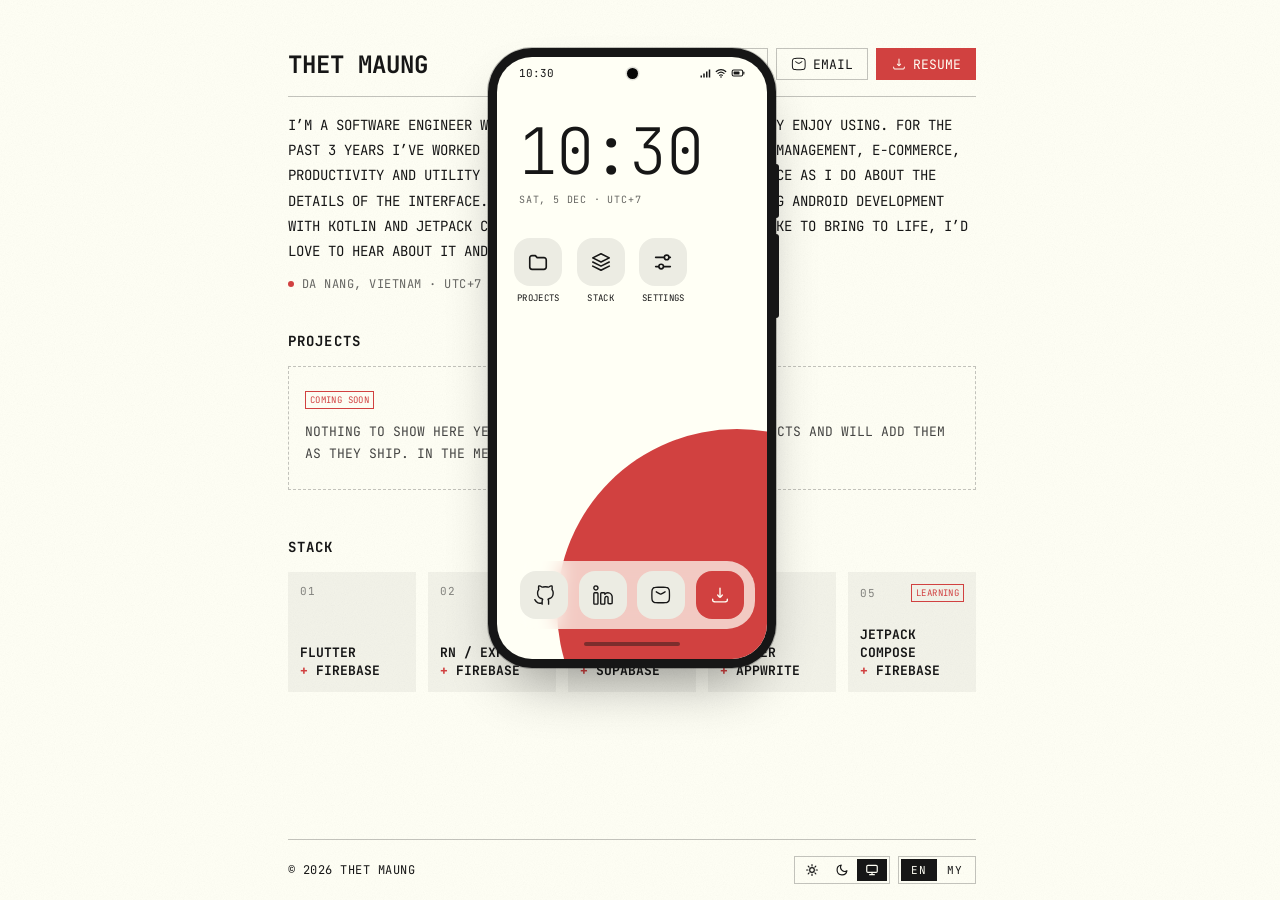
<file: index.html>
<!DOCTYPE html>
<html lang="en">
<head>
    <!-- Meta Data -->
    <meta charset="UTF-8">
    <meta name="viewport" content="width=device-width, initial-scale=1.0, viewport-fit=cover">
    <title>Thet Maung</title>
    <meta name="description" content="Software engineer building mobile apps with Flutter and React Native, now learning Kotlin and Jetpack Compose. Da Nang, Vietnam · UTC+7 · open to freelance.">
    <link rel="canonical" href="https://thetmaung.fyi/">
    <meta name="theme-color" content="#fffff5" media="(prefers-color-scheme: light)" data-scheme="light">
    <meta name="theme-color" content="#161616" media="(prefers-color-scheme: dark)" data-scheme="dark">

    <!-- Sharing -->
    <meta property="og:type" content="website">
    <meta property="og:site_name" content="Thet Maung">
    <meta property="og:title" content="Thet Maung">
    <meta property="og:description" content="Software engineer building mobile apps with Flutter and React Native, now learning Kotlin and Jetpack Compose. Da Nang, Vietnam · UTC+7 · open to freelance.">
    <meta property="og:url" content="https://thetmaung.fyi/">
    <meta property="og:locale" content="en_US">
    <meta property="og:locale:alternate" content="my_MM">
    <meta property="og:image" content="https://thetmaung.fyi/assets/og-image.png">
    <meta property="og:image:type" content="image/png">
    <meta property="og:image:width" content="1200">
    <meta property="og:image:height" content="630">
    <meta property="og:image:alt" content="THET MAUNG — Da Nang, Vietnam · UTC+7 · open to freelance. Stack: Flutter, React Native / Expo, Jetpack Compose.">
    <meta name="twitter:card" content="summary_large_image">
    <meta name="twitter:title" content="Thet Maung">
    <meta name="twitter:description" content="Software engineer building mobile apps with Flutter and React Native, now learning Kotlin and Jetpack Compose. Da Nang, Vietnam · UTC+7 · open to freelance.">
    <meta name="twitter:image" content="https://thetmaung.fyi/assets/og-image.png">
    <meta name="twitter:image:alt" content="THET MAUNG — Da Nang, Vietnam · UTC+7 · open to freelance. Stack: Flutter, React Native / Expo, Jetpack Compose.">

    <!-- JavaScript flag, theme and language before first paint.
         .has-js: turns on parts that only work with scripts.js (the phone), without a layout shift.
         Theme: a saved light or dark choice pins it (data-theme); no attribute follows the system.
         Language: same rules as detect() in scripts.js, which stays the source of translations.
         Until it fills in a non-English language, .i18n-pending hides the English text.
         Editing this script changes its hash: update the sha256 in _headers (Content-Security-Policy). -->
    <script>
        (() => {
            const root = document.documentElement;
            root.classList.add('has-js');
            let lang = null;
            let theme = null;
            try {
                lang = localStorage.getItem('lang');
                theme = localStorage.getItem('theme');
            } catch {}
            if (theme === 'light' || theme === 'dark') root.dataset.theme = theme;
            if (lang !== 'en' && lang !== 'my') {
                lang = (navigator.languages || [navigator.language])
                    .map((l) => l.slice(0, 2).toLowerCase())
                    .find((l) => l === 'en' || l === 'my') || 'en';
            }
            root.lang = lang;
            if (lang !== 'en') {
                root.classList.add('i18n-pending');
                // Never leave the text hidden if scripts.js fails to load
                setTimeout(() => root.classList.remove('i18n-pending'), 3000);
            }
        })();
    </script>

    <!-- Favicon -->
    <link rel="icon" href="assets/ico/favicon-v2.ico" sizes="32x32">
    <link rel="icon" href="assets/svgs/favicon-v2.svg" type="image/svg+xml">

    <!-- Links -->
    <link rel="preload" href="assets/fonts/jetbrains/JetBrainsMono-VariableFont_wght.woff2" as="font" type="font/woff2" crossorigin>
    <link rel="stylesheet" href="public/css/styles.css">

    <!-- Scripts -->
    <script src="public/js/scripts.js" defer></script>
</head>
<body>
    <header class="site-header">
        <h1 class="site-title i18n" data-i18n="name">THET MAUNG</h1>
        <!-- Icons: Hugeicons stroke-rounded (MIT), inlined from the icon font glyphs.
             The path ids are reused by the phone dock (<use href="#icon-…">). -->
        <nav class="site-nav" aria-label="Links">
            <a class="nav-link" href="https://github.com/thetmaung-stack" target="_blank" rel="noopener">
                <svg viewBox="0 0 24 24" width="16" height="16" aria-hidden="true" focusable="false"><path id="icon-github" fill="currentColor" d="M9.67 2.35Q9.67 2.38 9.72 2.38L10.15 2.66L10.27 2.71L10.39 2.69L10.97 2.54Q12.19 2.26 13.5 2.26Q14.81 2.26 16.03 2.54L16.61 2.69L16.73 2.71L16.85 2.66L17.33 2.35Q18.7 1.49 19.78 1.3Q20.18 1.22 20.5 1.25L20.71 1.27L20.83 1.32Q21.17 1.42 21.31 1.75Q21.67 2.66 21.7 3.7Q21.74 4.66 21.5 5.64L21.46 5.83L21.58 6.02Q22.75 7.7 22.75 9.65Q22.75 11.38 22.34 12.66Q21.94 13.94 21.1 14.83Q20.4 15.6 19.37 16.15Q18.5 16.58 17.26 16.94Q17.76 17.81 17.76 18.77V22.01Q17.76 22.32 17.53 22.54Q17.3 22.75 16.99 22.75Q16.68 22.75 16.46 22.54Q16.25 22.32 16.25 22.01V18.77Q16.25 18.14 15.89 17.57Q15.67 17.23 15.68 16.81Q15.7 16.39 15.94 16.04Q16.18 15.7 16.63 15.58Q17.81 15.24 18.58 14.86Q19.44 14.42 19.99 13.82Q20.59 13.18 20.9 12.22Q21.24 11.16 21.24 9.67Q21.24 8.18 20.33 6.89L20.11 6.55Q19.99 6.34 19.94 6.12Q19.9 5.9 19.94 5.66L20.04 5.28Q20.38 3.96 20.06 2.78H20.04Q19.25 2.93 18.12 3.62V3.65Q17.71 3.89 17.54 3.98Q17.23 4.15 16.97 4.19Q16.7 4.22 16.34 4.15Q16.15 4.13 15.7 4.03L15.67 4.01Q14.62 3.74 13.5 3.74Q12.38 3.74 11.33 4.01Q10.85 4.13 10.66 4.15Q10.3 4.22 10.03 4.19Q9.77 4.15 9.46 3.98Q9.29 3.89 8.88 3.65V3.62Q7.75 2.93 6.96 2.78H6.94Q6.62 3.96 6.96 5.28L7.06 5.66Q7.1 5.9 7.06 6.12Q7.01 6.34 6.89 6.55L6.67 6.89Q5.76 8.18 5.76 9.67Q5.76 11.16 6.1 12.22Q6.41 13.18 7.01 13.82Q7.56 14.42 8.42 14.86Q9.19 15.24 10.37 15.58Q10.82 15.7 11.06 16.04Q11.3 16.39 11.32 16.81Q11.33 17.23 11.11 17.57Q10.75 18.14 10.75 18.77V22.01Q10.75 22.32 10.54 22.54Q10.32 22.75 10.01 22.75Q9.7 22.75 9.47 22.54Q9.24 22.32 9.24 22.01V21.55Q6.96 22.06 5.06 21.24Q2.71 20.23 1.32 17.33Q1.2 17.04 1.3 16.75Q1.39 16.46 1.67 16.33Q1.94 16.2 2.24 16.3Q2.54 16.39 2.69 16.68Q3.84 19.08 5.66 19.87Q7.22 20.54 9.24 20.02V18.77Q9.24 17.81 9.74 16.94Q8.5 16.58 7.63 16.15Q6.6 15.6 5.9 14.83Q5.06 13.94 4.66 12.66Q4.25 11.38 4.25 9.65Q4.25 7.7 5.42 6.02L5.54 5.83L5.5 5.64Q5.26 4.66 5.3 3.7Q5.33 2.66 5.69 1.75Q5.83 1.42 6.17 1.32L6.24 1.3L6.5 1.25Q6.82 1.22 7.22 1.3Q8.3 1.49 9.67 2.35Z"/></svg>
                <span>GITHUB</span>
            </a>
            <a class="nav-link" href="https://www.linkedin.com/in/thet-maung-444318335" target="_blank" rel="noopener">
                <svg viewBox="0 0 24 24" width="16" height="16" aria-hidden="true" focusable="false"><path id="icon-linkedin" fill="currentColor" d="M11.45 8.76Q12.91 8.76 13.13 8.76Q13.58 8.81 13.9 9Q14.28 9.22 14.52 9.62V9.65Q15.77 8.76 17.3 8.76Q18.65 8.76 19.91 9.46Q21.17 10.15 21.94 11.33Q22.75 12.58 22.75 13.99V19.54Q22.75 20.38 22.7 20.69Q22.61 21.36 22.24 21.74Q21.86 22.13 21.19 22.2Q20.88 22.25 20.04 22.25H19.46Q18.62 22.25 18.31 22.2Q17.64 22.13 17.26 21.74Q16.87 21.36 16.8 20.69Q16.75 20.38 16.75 19.54V15Q16.75 14.66 16.55 14.46Q16.34 14.26 16.08 14.26Q15.72 14.26 15.49 14.39Q15.26 14.52 15.1 14.76Q14.76 15.36 14.76 16.49V20.04Q14.76 20.88 14.71 21.19Q14.62 21.86 14.23 22.24Q13.85 22.61 13.2 22.7Q12.86 22.75 12.05 22.75H11.45Q10.63 22.75 10.3 22.7Q9.65 22.61 9.26 22.24Q8.88 21.86 8.78 21.19Q8.76 20.88 8.76 20.04V11.45Q8.76 10.63 8.78 10.3Q8.88 9.65 9.26 9.26Q9.65 8.88 10.3 8.78Q10.63 8.76 11.45 8.76ZM3.96 8.76H4.51H4.54Q5.38 8.76 5.69 8.78Q6.36 8.88 6.74 9.26Q7.13 9.65 7.2 10.3Q7.25 10.63 7.25 11.45V20.04Q7.25 20.88 7.2 21.19Q7.13 21.86 6.74 22.24Q6.36 22.61 5.69 22.7Q5.38 22.75 4.54 22.75H3.96Q3.12 22.75 2.81 22.7Q2.14 22.61 1.76 22.24Q1.39 21.86 1.3 21.19Q1.25 20.88 1.25 20.04V11.45Q1.25 10.63 1.3 10.3Q1.39 9.65 1.76 9.26Q2.14 8.88 2.81 8.78Q3.12 8.76 3.96 8.76ZM11.5 10.25Q10.73 10.25 10.51 10.27Q10.44 10.27 10.37 10.33Q10.3 10.39 10.27 10.51Q10.25 10.73 10.25 11.5V19.99Q10.25 20.76 10.27 21Q10.3 21.14 10.51 21.19Q10.73 21.24 11.5 21.24H12Q12.77 21.24 12.98 21.2Q13.2 21.17 13.22 21Q13.25 20.76 13.25 19.99V16.49Q13.25 14.93 13.82 13.99Q14.18 13.39 14.75 13.07Q15.31 12.74 16.08 12.74Q16.99 12.74 17.62 13.42Q18.24 14.09 18.24 15V19.49Q18.24 20.28 18.29 20.5Q18.29 20.66 18.46 20.71H18.5Q18.72 20.76 19.51 20.76H19.99Q20.78 20.76 21 20.7Q21.22 20.64 21.22 20.5Q21.24 20.28 21.24 19.51V13.99Q21.24 13.03 20.66 12.14Q20.11 11.28 19.2 10.76Q18.29 10.25 17.3 10.25Q16.49 10.25 15.79 10.62Q15.1 10.99 14.59 11.64Q14.45 11.83 14.22 11.89Q13.99 11.95 13.76 11.88Q13.54 11.81 13.39 11.62Q13.25 11.42 13.25 11.18Q13.25 10.66 13.25 10.51Q13.22 10.42 13.15 10.34Q13.08 10.27 12.98 10.27Q12.84 10.25 12.34 10.25ZM2.83 10.32 2.81 10.34Q2.78 10.39 2.78 10.51Q2.76 10.73 2.76 11.5V19.99Q2.76 20.76 2.78 21Q2.78 21.12 2.81 21.17L2.83 21.19Q2.88 21.22 3 21.22Q3.22 21.24 4.01 21.24H4.51Q5.28 21.24 5.5 21.22Q5.62 21.22 5.66 21.19L5.69 21.17Q5.71 21.12 5.71 21Q5.76 20.76 5.76 19.99V11.5Q5.76 10.73 5.71 10.51Q5.71 10.39 5.69 10.34L5.66 10.32Q5.62 10.3 5.5 10.27Q5.28 10.25 4.51 10.25H4.01Q3.24 10.25 3 10.27Q2.88 10.3 2.83 10.32ZM1.25 4.25Q1.25 3.43 1.66 2.75Q2.06 2.06 2.75 1.66Q3.43 1.25 4.25 1.25Q5.06 1.25 5.75 1.66Q6.43 2.06 6.84 2.75Q7.25 3.43 7.25 4.25Q7.25 5.06 6.84 5.75Q6.43 6.43 5.75 6.84Q5.06 7.25 4.25 7.25Q3.43 7.25 2.75 6.84Q2.06 6.43 1.66 5.75Q1.25 5.06 1.25 4.25ZM4.25 2.76Q3.62 2.76 3.19 3.19Q2.76 3.62 2.76 4.25Q2.76 4.87 3.19 5.32Q3.62 5.76 4.25 5.76Q4.87 5.76 5.32 5.32Q5.76 4.87 5.76 4.25Q5.76 3.62 5.32 3.19Q4.87 2.76 4.25 2.76Z"/></svg>
                <span>LINKEDIN</span>
            </a>
            <a class="nav-link" href="mailto:thetmaung.main@proton.me">
                <svg viewBox="0 0 24 24" width="16" height="16" aria-hidden="true" focusable="false"><path id="icon-email" fill="currentColor" d="M8.83 21.22Q8.83 21.22 8.83 21.22Q6.91 21.14 6.17 21.1Q4.94 20.98 4.2 20.69Q3.34 20.38 2.72 19.73Q2.11 19.08 1.8 18.22Q1.54 17.45 1.44 16.22Q1.37 15.43 1.34 13.49Q1.3 12 1.34 10.49Q1.37 8.54 1.44 7.78Q1.54 6.55 1.8 5.78Q2.11 4.9 2.72 4.26Q3.34 3.62 4.2 3.29Q4.94 3.02 6.14 2.9Q6.91 2.83 8.83 2.78Q11.64 2.71 14.45 2.78Q16.37 2.83 17.11 2.9Q18.34 3.02 19.08 3.29Q19.94 3.62 20.56 4.26Q21.17 4.9 21.48 5.78Q21.74 6.55 21.84 7.78Q21.91 8.57 21.94 10.51Q21.98 12 21.94 13.49Q21.91 15.43 21.84 16.2Q21.74 17.45 21.48 18.22Q21.17 19.08 20.56 19.73Q19.94 20.38 19.08 20.69Q18.34 20.98 17.11 21.1Q16.37 21.14 14.45 21.22Q13.01 21.24 11.64 21.24Q10.27 21.24 8.83 21.22ZM3.74 18.67Q4.18 19.13 4.82 19.34Q5.4 19.54 6.43 19.61Q7.1 19.66 8.88 19.7Q11.64 19.78 14.4 19.7Q16.18 19.66 16.85 19.61Q17.88 19.54 18.46 19.34Q19.1 19.13 19.54 18.68Q19.97 18.24 20.16 17.57Q20.35 16.97 20.42 15.91Q20.47 15.24 20.5 13.46Q20.54 12 20.5 10.54Q20.47 8.74 20.42 8.06Q20.35 7.03 20.16 6.43Q19.97 5.76 19.54 5.32Q19.1 4.87 18.46 4.66Q17.88 4.46 16.82 4.39Q16.18 4.32 14.4 4.3Q11.64 4.2 8.88 4.3Q7.1 4.32 6.43 4.39Q5.4 4.46 4.82 4.66Q4.18 4.87 3.74 5.32Q3.31 5.76 3.12 6.43Q2.93 7.03 2.86 8.06Q2.81 8.74 2.78 10.54Q2.74 12 2.78 13.46Q2.81 15.24 2.86 15.91Q2.93 16.97 3.12 17.57Q3.31 18.24 3.74 18.67ZM9.29 10.87 6.48 9.14Q6.22 8.98 6.14 8.68Q6.07 8.38 6.22 8.11Q6.36 7.85 6.66 7.76Q6.96 7.68 7.2 7.85L10.03 9.58Q10.78 10.03 11.18 10.18Q11.64 10.3 12.1 10.18Q12.5 10.03 13.25 9.58L16.08 7.85Q16.32 7.68 16.61 7.76Q16.9 7.85 17.05 8.11Q17.21 8.38 17.14 8.68Q17.06 8.98 16.8 9.14L13.99 10.87Q13.25 11.33 12.7 11.53Q12.14 11.74 11.64 11.74Q11.14 11.74 10.58 11.53Q10.03 11.33 9.29 10.87Z"/></svg>
                <span class="i18n" data-i18n="email">EMAIL</span>
            </a>
            <a class="nav-link nav-link--primary" href="assets/pdfs/ThetMaungResume.pdf" download>
                <svg viewBox="0 0 24 24" width="16" height="16" aria-hidden="true" focusable="false"><path id="icon-download" fill="currentColor" d="M4.75 16.49Q4.75 17.38 4.85 17.86Q4.94 18.24 5.1 18.41Q5.26 18.58 5.64 18.65Q6.12 18.74 7.01 18.74H16.99Q17.9 18.74 18.36 18.65Q18.74 18.58 18.9 18.41Q19.06 18.24 19.15 17.86Q19.25 17.4 19.25 16.49Q19.25 16.2 19.46 15.97Q19.68 15.74 19.99 15.74Q20.3 15.74 20.53 15.97Q20.76 16.2 20.76 16.49Q20.76 17.54 20.62 18.17Q20.42 18.98 19.96 19.46Q19.49 19.94 18.67 20.11Q18.05 20.26 16.99 20.26H7.01Q5.95 20.26 5.33 20.11Q4.51 19.94 4.04 19.46Q3.58 18.98 3.38 18.17Q3.24 17.54 3.24 16.51Q3.24 16.2 3.47 15.97Q3.7 15.74 4.01 15.74Q4.32 15.74 4.54 15.97Q4.75 16.2 4.75 16.49ZM12.74 4.49V12.96H12.77Q12.96 12.72 13.32 12.24L13.42 12.14Q13.8 11.64 13.97 11.47Q14.18 11.26 14.5 11.26Q14.81 11.26 15.02 11.47Q15.24 11.69 15.25 12Q15.26 12.31 15.05 12.53Q14.95 12.62 14.59 13.06L14.54 13.13Q14.14 13.66 13.9 13.92Q13.44 14.47 13.1 14.76Q12.86 14.95 12.65 15.07Q12.31 15.24 12 15.24Q11.69 15.24 11.35 15.07Q11.14 14.95 10.9 14.76Q10.56 14.47 10.1 13.92Q9.86 13.66 9.46 13.13L9.41 13.06Q9.07 12.62 8.95 12.53Q8.74 12.31 8.75 12Q8.76 11.69 8.98 11.47Q9.19 11.26 9.5 11.26Q9.82 11.26 10.03 11.47Q10.2 11.64 10.58 12.14L10.68 12.24Q11.04 12.72 11.26 12.96V4.49Q11.26 4.2 11.47 3.97Q11.69 3.74 12 3.74Q12.31 3.74 12.53 3.97Q12.74 4.2 12.74 4.49Z"/></svg>
                <span class="i18n" data-i18n="resume">RESUME</span>
            </a>
        </nav>
    </header>
    <div class="horizontal-divider"></div>
    <p class="about i18n" data-i18n="about">I’m a software engineer who builds mobile apps people actually enjoy using. For the past 3 years I’ve worked with Flutter and React Native on HR management, e-commerce, productivity and utility apps, caring as much about performance as I do about the details of the interface. Right now I’m going native, learning Android development with Kotlin and Jetpack Compose. If you have an idea you’d like to bring to life, I’d love to hear about it and help you build it.</p>
    <p class="status">
        <span class="status-dot" aria-hidden="true"></span>
        <span class="i18n" data-i18n="status">DA NANG, VIETNAM · UTC+7 · OPEN TO FREELANCE</span>
    </p>

    <section class="projects-section" aria-labelledby="projects-title">
        <div class="section-header">
            <h2 id="projects-title" class="section-title i18n" data-i18n="projects">PROJECTS</h2>
        </div>
        <div class="projects-empty">
            <span class="stack-tag i18n" data-i18n="comingSoon">COMING SOON</span>
            <p class="projects-empty-text i18n" data-i18n="projectsEmpty">Nothing to show here yet. I’m building a few personal projects and will add them as they ship. In the meantime, my code lives on GitHub.</p>
        </div>
    </section>

    <section class="stack-section" aria-labelledby="stack-title">
        <div class="section-header">
            <h2 id="stack-title" class="section-title i18n" data-i18n="stack">STACK</h2>
        </div>
        <ul class="stack-grid">
            <li class="stack-card">
                <div class="stack-top">
                    <span class="stack-index">01</span>
                </div>
                <p class="stack-name">
                    <span>FLUTTER</span>
                    <span><span class="stack-plus">+</span> FIREBASE</span>
                </p>
            </li>
            <li class="stack-card">
                <div class="stack-top">
                    <span class="stack-index">02</span>
                </div>
                <p class="stack-name">
                    <span>RN / EXPO</span>
                    <span><span class="stack-plus">+</span> FIREBASE</span>
                </p>
            </li>
            <li class="stack-card">
                <div class="stack-top">
                    <span class="stack-index">03</span>
                </div>
                <p class="stack-name">
                    <span>FLUTTER</span>
                    <span><span class="stack-plus">+</span> SUPABASE</span>
                </p>
            </li>
            <li class="stack-card">
                <div class="stack-top">
                    <span class="stack-index">04</span>
                </div>
                <p class="stack-name">
                    <span>FLUTTER</span>
                    <span><span class="stack-plus">+</span> APPWRITE</span>
                </p>
            </li>
            <li class="stack-card">
                <div class="stack-top">
                    <span class="stack-index">05</span>
                    <span class="stack-tag i18n" data-i18n="learning">LEARNING</span>
                </div>
                <p class="stack-name">
                    <span>JETPACK COMPOSE</span>
                    <span><span class="stack-plus">+</span> FIREBASE</span>
                </p>
            </li>
        </ul>
    </section>

    <footer class="site-footer">
        <p class="copyright">© <span data-year>2026</span> <span class="i18n" data-i18n="name">THET MAUNG</span></p>
        <div class="footer-controls">
            <!-- Icons: sun, moon and monitor, drawn to match the stroke-rounded set -->
            <div class="switch theme-switch" role="group" aria-label="Theme">
                <span class="switch-indicator" aria-hidden="true"></span>
                <button class="switch-option" type="button" data-theme-option="light" aria-label="Light" aria-pressed="false">
                    <svg viewBox="0 0 24 24" width="14" height="14" aria-hidden="true" focusable="false"><g fill="none" stroke="currentColor" stroke-width="2" stroke-linecap="round" stroke-linejoin="round"><circle cx="12" cy="12" r="4"/><path d="M12 2.75V5M12 19v2.25M2.75 12H5M19 12h2.25M5.46 5.46l1.59 1.59M16.95 16.95l1.59 1.59M5.46 18.54l1.59-1.59M16.95 7.05l1.59-1.59"/></g></svg>
                </button>
                <button class="switch-option" type="button" data-theme-option="dark" aria-label="Dark" aria-pressed="false">
                    <svg viewBox="0 0 24 24" width="14" height="14" aria-hidden="true" focusable="false"><path d="M20.5 13.2A8.5 8.5 0 1 1 10.8 3.5a7 7 0 0 0 9.7 9.7Z" fill="none" stroke="currentColor" stroke-width="2" stroke-linecap="round" stroke-linejoin="round"/></svg>
                </button>
                <button class="switch-option" type="button" data-theme-option="system" aria-label="System" aria-pressed="true">
                    <svg viewBox="0 0 24 24" width="14" height="14" aria-hidden="true" focusable="false"><g fill="none" stroke="currentColor" stroke-width="2" stroke-linecap="round" stroke-linejoin="round"><rect x="3" y="4" width="18" height="12" rx="2"/><path d="M8 20h8M12 16v4"/></g></svg>
                </button>
            </div>
            <div class="switch lang-switch" role="group" aria-label="Language">
                <span class="switch-indicator" aria-hidden="true"></span>
                <button class="switch-option" type="button" data-lang="en" aria-label="English" aria-pressed="true">EN</button>
                <button class="switch-option" type="button" data-lang="my" aria-label="မြန်မာ" aria-pressed="false">MY</button>
            </div>
        </div>
    </footer>

    <!-- Phone: an Android-style home screen beside the column, on wide and tall enough screens only.
         Needs JavaScript (.has-js, set by the inline <head> script). Icons other than the dock's:
         drawn to match the stroke-rounded set. -->
    <aside class="phone" aria-label="Phone">
        <div class="phone-frame">
            <button class="phone-power" type="button" aria-label="Power" aria-pressed="true"></button>
            <span class="phone-volume" aria-hidden="true"></span>

            <div class="phone-screen" data-cursor="touch">
                <div class="phone-statusbar" aria-hidden="true">
                    <span data-phone-time>00:00</span>
                    <span class="phone-camera"></span>
                    <span class="phone-indicators">
                        <svg viewBox="0 0 24 24" width="12" height="12" focusable="false"><path fill="currentColor" d="M3 17h3v4H3zM8.5 13h3v8h-3zM14 9h3v12h-3zM19.5 5h3v16h-3z"/></svg>
                        <svg viewBox="0 0 24 24" width="12" height="12" focusable="false"><g fill="none" stroke="currentColor" stroke-width="2.4" stroke-linecap="round"><path d="M2.5 9a14 14 0 0 1 19 0M6 12.8a9 9 0 0 1 12 0M9.5 16.5a4 4 0 0 1 5 0"/></g><circle cx="12" cy="20" r="1.6" fill="currentColor"/></svg>
                        <svg viewBox="0 0 24 24" width="14" height="14" focusable="false"><rect x="2" y="7" width="18" height="10" rx="2.5" fill="none" stroke="currentColor" stroke-width="1.8"/><rect x="4.5" y="9.5" width="10" height="5" rx="1" fill="currentColor"/><path d="M22 10.5v3" stroke="currentColor" stroke-width="1.8" stroke-linecap="round"/></svg>
                    </span>
                </div>

                <div class="phone-home">
                    <div class="phone-clock">
                        <p class="phone-clock-time" data-phone-time>00:00</p>
                        <p class="phone-clock-date" data-phone-date>UTC+7</p>
                    </div>

                    <ul class="phone-apps">
                        <li>
                            <button class="phone-app" type="button" data-phone-open="projects">
                                <span class="phone-icon"><svg viewBox="0 0 24 24" aria-hidden="true" focusable="false"><path d="M3 7.5A2.5 2.5 0 0 1 5.5 5h3.6l2 2.2h7.4A2.5 2.5 0 0 1 21 9.7v7.8a2.5 2.5 0 0 1-2.5 2.5h-13A2.5 2.5 0 0 1 3 17.5Z" fill="none" stroke="currentColor" stroke-width="1.8" stroke-linejoin="round"/></svg></span>
                                <span class="phone-label i18n" data-i18n="projects">PROJECTS</span>
                            </button>
                        </li>
                        <li>
                            <button class="phone-app" type="button" data-phone-open="stack">
                                <span class="phone-icon"><svg viewBox="0 0 24 24" aria-hidden="true" focusable="false"><g fill="none" stroke="currentColor" stroke-width="1.8" stroke-linecap="round" stroke-linejoin="round"><path d="M12 3 3 7.5l9 4.5 9-4.5Z"/><path d="m3 12 9 4.5 9-4.5M3 16.5 12 21l9-4.5"/></g></svg></span>
                                <span class="phone-label i18n" data-i18n="stack">STACK</span>
                            </button>
                        </li>
                        <li>
                            <button class="phone-app" type="button" data-phone-open="settings">
                                <span class="phone-icon"><svg viewBox="0 0 24 24" aria-hidden="true" focusable="false"><g fill="none" stroke="currentColor" stroke-width="1.8" stroke-linecap="round"><path d="M4 7h9M19 7h1M4 17h3M13 17h7"/><circle cx="16" cy="7" r="2.5"/><circle cx="10" cy="17" r="2.5"/></g></svg></span>
                                <span class="phone-label i18n" data-i18n="settings">SETTINGS</span>
                            </button>
                        </li>
                    </ul>

                    <ul class="phone-dock">
                        <li><a class="phone-app" href="https://github.com/thetmaung-stack" target="_blank" rel="noopener" aria-label="GitHub"><span class="phone-icon"><svg viewBox="0 0 24 24" aria-hidden="true" focusable="false"><use href="#icon-github"/></svg></span></a></li>
                        <li><a class="phone-app" href="https://www.linkedin.com/in/thet-maung-444318335" target="_blank" rel="noopener" aria-label="LinkedIn"><span class="phone-icon"><svg viewBox="0 0 24 24" aria-hidden="true" focusable="false"><use href="#icon-linkedin"/></svg></span></a></li>
                        <li><a class="phone-app" href="mailto:thetmaung.main@proton.me" aria-label="Email"><span class="phone-icon"><svg viewBox="0 0 24 24" aria-hidden="true" focusable="false"><use href="#icon-email"/></svg></span></a></li>
                        <li><a class="phone-app" href="assets/pdfs/ThetMaungResume.pdf" download aria-label="Resume"><span class="phone-icon phone-icon--accent"><svg viewBox="0 0 24 24" aria-hidden="true" focusable="false"><use href="#icon-download"/></svg></span></a></li>
                    </ul>
                </div>

                <div class="phone-view" data-phone-view="projects">
                    <div class="phone-appbar">
                        <button class="phone-back" type="button" data-phone-back aria-label="Back"><svg viewBox="0 0 24 24" aria-hidden="true" focusable="false"><path d="M19 12H5m6-6-6 6 6 6" fill="none" stroke="currentColor" stroke-width="1.8" stroke-linecap="round" stroke-linejoin="round"/></svg></button>
                        <p class="phone-title i18n" data-i18n="projects">PROJECTS</p>
                    </div>
                    <div class="phone-body">
                        <span class="stack-tag i18n" data-i18n="comingSoon">COMING SOON</span>
                        <p class="phone-text i18n" data-i18n="projectsEmpty">Nothing to show here yet. I’m building a few personal projects and will add them as they ship. In the meantime, my code lives on GitHub.</p>
                    </div>
                </div>

                <div class="phone-view" data-phone-view="stack">
                    <div class="phone-appbar">
                        <button class="phone-back" type="button" data-phone-back aria-label="Back"><svg viewBox="0 0 24 24" aria-hidden="true" focusable="false"><path d="M19 12H5m6-6-6 6 6 6" fill="none" stroke="currentColor" stroke-width="1.8" stroke-linecap="round" stroke-linejoin="round"/></svg></button>
                        <p class="phone-title i18n" data-i18n="stack">STACK</p>
                    </div>
                    <ol class="phone-body phone-list">
                        <li><span class="phone-list-index">01</span><span>FLUTTER <span class="stack-plus">+</span> FIREBASE</span></li>
                        <li><span class="phone-list-index">02</span><span>RN / EXPO <span class="stack-plus">+</span> FIREBASE</span></li>
                        <li><span class="phone-list-index">03</span><span>FLUTTER <span class="stack-plus">+</span> SUPABASE</span></li>
                        <li><span class="phone-list-index">04</span><span>FLUTTER <span class="stack-plus">+</span> APPWRITE</span></li>
                        <li><span class="phone-list-index">05</span><span>JETPACK COMPOSE <span class="stack-plus">+</span> FIREBASE</span><span class="stack-tag i18n" data-i18n="learning">LEARNING</span></li>
                    </ol>
                </div>

                <div class="phone-view" data-phone-view="settings">
                    <div class="phone-appbar">
                        <button class="phone-back" type="button" data-phone-back aria-label="Back"><svg viewBox="0 0 24 24" aria-hidden="true" focusable="false"><path d="M19 12H5m6-6-6 6 6 6" fill="none" stroke="currentColor" stroke-width="1.8" stroke-linecap="round" stroke-linejoin="round"/></svg></button>
                        <p class="phone-title i18n" data-i18n="settings">SETTINGS</p>
                    </div>
                    <!-- The same switches as the footer: scripts.js keeps every copy in sync -->
                    <ul class="phone-body phone-settings">
                        <li>
                            <span class="i18n" data-i18n="theme">THEME</span>
                            <div class="switch theme-switch" role="group" aria-label="Theme">
                                <span class="switch-indicator" aria-hidden="true"></span>
                                <button class="switch-option" type="button" data-theme-option="light" aria-label="Light" aria-pressed="false">
                                    <svg viewBox="0 0 24 24" width="14" height="14" aria-hidden="true" focusable="false"><g fill="none" stroke="currentColor" stroke-width="2" stroke-linecap="round" stroke-linejoin="round"><circle cx="12" cy="12" r="4"/><path d="M12 2.75V5M12 19v2.25M2.75 12H5M19 12h2.25M5.46 5.46l1.59 1.59M16.95 16.95l1.59 1.59M5.46 18.54l1.59-1.59M16.95 7.05l1.59-1.59"/></g></svg>
                                </button>
                                <button class="switch-option" type="button" data-theme-option="dark" aria-label="Dark" aria-pressed="false">
                                    <svg viewBox="0 0 24 24" width="14" height="14" aria-hidden="true" focusable="false"><path d="M20.5 13.2A8.5 8.5 0 1 1 10.8 3.5a7 7 0 0 0 9.7 9.7Z" fill="none" stroke="currentColor" stroke-width="2" stroke-linecap="round" stroke-linejoin="round"/></svg>
                                </button>
                                <button class="switch-option" type="button" data-theme-option="system" aria-label="System" aria-pressed="true">
                                    <svg viewBox="0 0 24 24" width="14" height="14" aria-hidden="true" focusable="false"><g fill="none" stroke="currentColor" stroke-width="2" stroke-linecap="round" stroke-linejoin="round"><rect x="3" y="4" width="18" height="12" rx="2"/><path d="M8 20h8M12 16v4"/></g></svg>
                                </button>
                            </div>
                        </li>
                        <li>
                            <span class="i18n" data-i18n="language">LANGUAGE</span>
                            <div class="switch lang-switch" role="group" aria-label="Language">
                                <span class="switch-indicator" aria-hidden="true"></span>
                                <button class="switch-option" type="button" data-lang="en" aria-label="English" aria-pressed="true">EN</button>
                                <button class="switch-option" type="button" data-lang="my" aria-label="မြန်မာ" aria-pressed="false">MY</button>
                            </div>
                        </li>
                    </ul>
                </div>

                <button class="phone-off" type="button" aria-label="Wake screen"><span data-phone-time>00:00</span></button>
                <button class="phone-home-bar" type="button" aria-label="Home"></button>
            </div>
        </div>
    </aside>
</body>
</html>
</file>
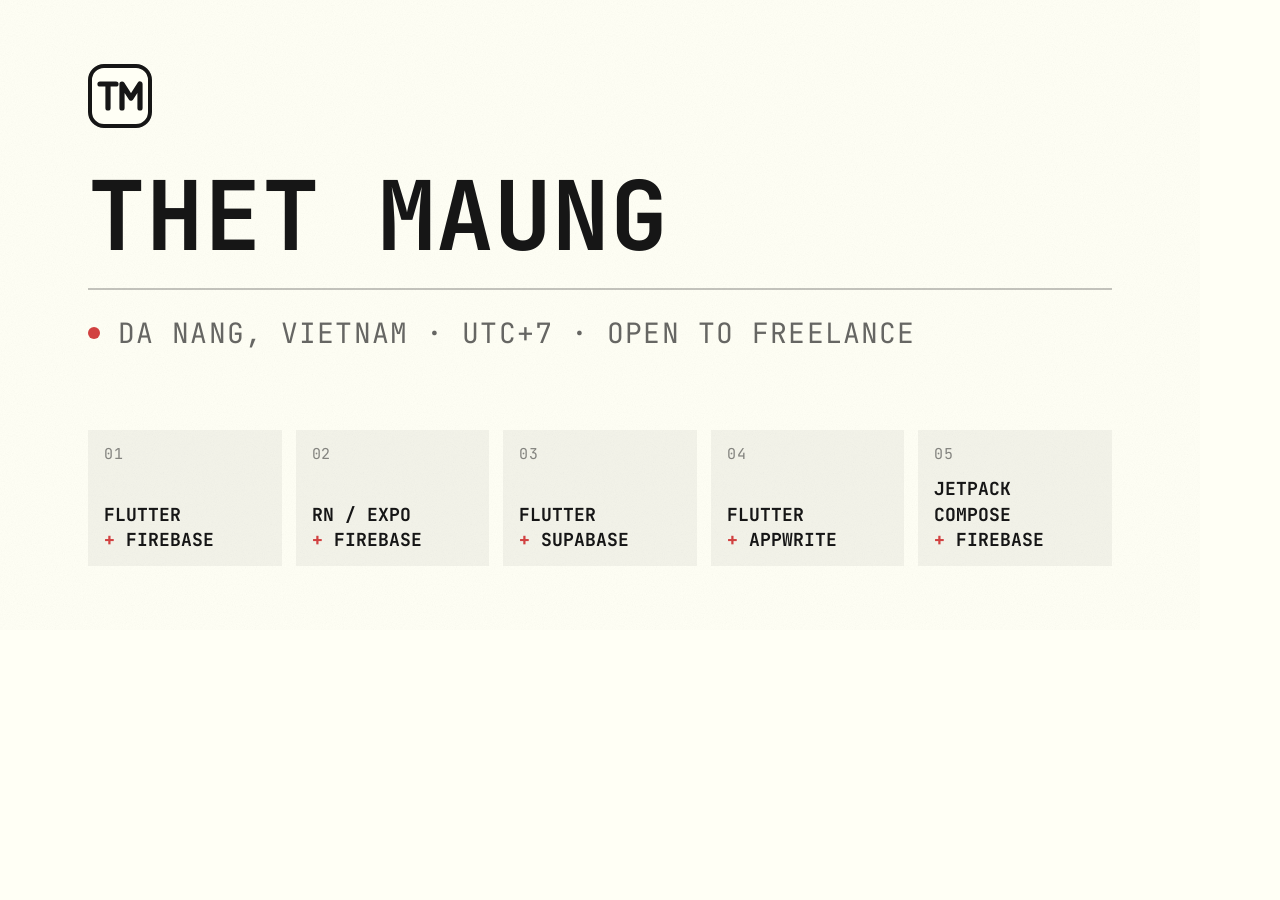
<file: tools/og/og-image.html>
<!DOCTYPE html>
<!--
    Source for assets/og-image.png (1200×630). Not deployed (tools/ is in .assetsignore).
    Uses the site's own tokens, font and grain. Regenerate from the repo root with:

    "/Applications/Google Chrome.app/Contents/MacOS/Google Chrome" --headless=new \
        --allow-file-access-from-files --hide-scrollbars --force-device-scale-factor=1 \
        --window-size=1200,630 --virtual-time-budget=3000 \
        --screenshot="$PWD/assets/og-image.png" "file://$PWD/tools/og/og-image.html"
-->
<html lang="en">
<head>
    <meta charset="UTF-8">
    <title>og-image</title>
    <style>
        @font-face {
            font-family: 'JetBrains Mono Variable';
            src: url('../../assets/fonts/jetbrains/JetBrainsMono-VariableFont_wght.ttf') format('truetype');
            font-weight: 100 800;
        }

        :root {
            --bg: #fffff5;
            --fg: #161616;
            --divider: rgb(22 22 22 / 0.25);
            --accent: #d14140;
        }

        html, body {
            margin: 0;
            width: 1200px;
            height: 630px;
            overflow: hidden;
        }

        body {
            position: relative;
            isolation: isolate;
            display: flex;
            flex-direction: column;
            box-sizing: border-box;
            padding: 64px 88px;
            background-color: var(--bg);
            color: var(--fg);
            font-family: 'JetBrains Mono Variable', monospace;
        }

        /* Same grain as the site */
        body::before {
            content: "";
            position: absolute;
            inset: 0;
            z-index: -1;
            opacity: 0.08;
            mix-blend-mode: multiply;
            background-image: url("data:image/svg+xml,%3Csvg xmlns='http://www.w3.org/2000/svg' width='200' height='200'%3E%3Cfilter id='n'%3E%3CfeTurbulence type='fractalNoise' baseFrequency='0.9' numOctaves='3' stitchTiles='stitch'/%3E%3CfeColorMatrix type='saturate' values='0'/%3E%3C/filter%3E%3Crect width='100%25' height='100%25' filter='url(%23n)'/%3E%3C/svg%3E");
            background-size: 200px 200px;
        }

        .mark {
            width: 64px;
            height: 64px;
        }

        .name {
            margin: 40px 0 24px;
            font-size: 96px;
            font-weight: 700;
            line-height: 1;
        }

        .divider {
            height: 2px;
            background-color: var(--divider);
        }

        .status {
            display: flex;
            align-items: center;
            gap: 18px;
            margin: 24px 0 0;
            font-size: 28px;
            letter-spacing: 0.04em;
            color: color-mix(in srgb, var(--fg) 65%, transparent);
        }

        .status-dot {
            width: 12px;
            height: 12px;
            border-radius: 50%;
            background-color: var(--accent);
        }

        /* Stack tiles, as on the site */
        .stack {
            display: grid;
            grid-template-columns: repeat(5, 1fr);
            gap: 14px;
            margin-top: auto;
        }

        .stack div {
            display: flex;
            flex-direction: column;
            justify-content: space-between;
            height: 136px;
            padding: 14px 16px;
            box-sizing: border-box;
            background-color: color-mix(in srgb, var(--fg) 5%, transparent);
        }

        .stack i {
            font-style: normal;
            font-size: 15px;
            letter-spacing: 0.06em;
            color: color-mix(in srgb, var(--fg) 50%, transparent);
        }

        .stack p {
            margin: 0;
            font-size: 18px;
            font-weight: 700;
            line-height: 1.4;
        }

        .stack b {
            color: var(--accent);
        }
    </style>
</head>
<body>
    <svg class="mark" viewBox="0 0 32 32" aria-hidden="true">
        <rect x="1" y="1" width="30" height="30" rx="7" fill="#fffff5" stroke="#161616" stroke-width="2"/>
        <g fill="none" stroke="#161616" stroke-width="2.6" stroke-linecap="round" stroke-linejoin="round">
            <path d="M6 10 H14 M10 10 V22"/>
            <path d="M17 22 V10 L21.5 17 L26 10 V22"/>
        </g>
    </svg>
    <h1 class="name">THET MAUNG</h1>
    <div class="divider"></div>
    <p class="status"><span class="status-dot"></span>DA NANG, VIETNAM · UTC+7 · OPEN TO FREELANCE</p>
    <div class="stack">
        <div><i>01</i><p>FLUTTER<br><b>+</b> FIREBASE</p></div>
        <div><i>02</i><p>RN / EXPO<br><b>+</b> FIREBASE</p></div>
        <div><i>03</i><p>FLUTTER<br><b>+</b> SUPABASE</p></div>
        <div><i>04</i><p>FLUTTER<br><b>+</b> APPWRITE</p></div>
        <div><i>05</i><p>JETPACK COMPOSE<br><b>+</b> FIREBASE</p></div>
    </div>
</body>
</html>
</file>
<file: public/css/styles.css>
@font-face {
    font-family: 'JetBrains Mono Variable';
    src:
        url('../../assets/fonts/jetbrains/JetBrainsMono-VariableFont_wght.woff2') format('woff2'),
        url('../../assets/fonts/jetbrains/JetBrainsMono-VariableFont_wght.ttf') format('truetype');
    font-weight: 100 800;
    font-style: normal;
    font-display: swap;
}

@font-face {
    font-family: 'Noto Sans Myanmar Variable';
    /* woff2 is subset to the unicode-range below (variable axes and Myanmar shaping kept) */
    src:
        url('../../assets/fonts/myanmar/NotoSansMyanmar-VariableFont-subset.woff2') format('woff2'),
        url('../../assets/fonts/myanmar/NotoSansMyanmar-VariableFont.ttf') format('truetype');
    font-weight: 100 900;
    font-stretch: 62.5% 100%;
    font-style: normal;
    font-display: swap;
    unicode-range: U+1000-109F, U+A9E0-A9FF, U+AA60-AA7F, U+200C-200D, U+25CC;
}

/* Palette: obsidian grey #161616, creamy white #fffff5, poster red #ef4847 */
:root {
    color-scheme: light dark;
    --bg: #fffff5;
    --fg: #161616;
    --divider: rgb(22 22 22 / 0.25);
    --selection-bg: rgb(22 22 22 / 0.16);
    --grain-opacity: 0.08;
    --grain-blend: multiply;
    --nav-height: 32px;
    --switch-height: 28px;
    --tabbar-height: 60px;
    --content-width: 43rem;
    --phone-width: 288px;
    --phone-height: 620px;
    --phone-gap: 72px;
    --phone-scale: 1;
    --ease-out: cubic-bezier(0.2, 0.8, 0.2, 1);
    --font-stack: 'JetBrains Mono Variable', 'Noto Sans Myanmar Variable', monospace;
    /* Poster red #ef4847, deepened on cream so small red text stays above 4.5:1 */
    --accent: #d14140;
    --accent-fg: #fffff5;
}

/* Theme: follows the system scheme, unless the theme switch pinned one with data-theme on <html>
   (set before first paint by the inline script). The two dark blocks must stay identical. */
@media (prefers-color-scheme: dark) {
    :root:not([data-theme="light"]) {
        --bg: #161616;
        --fg: #fffff5;
        --divider: rgb(255 255 245 / 0.2);
        --selection-bg: rgb(255 255 245 / 0.2);
        --grain-opacity: 0.06;
        --grain-blend: soft-light;
        --accent: #ef4847;
        --accent-fg: #161616;
    }
}

:root[data-theme="dark"] {
    color-scheme: dark;
    --bg: #161616;
    --fg: #fffff5;
    --divider: rgb(255 255 245 / 0.2);
    --selection-bg: rgb(255 255 245 / 0.2);
    --grain-opacity: 0.06;
    --grain-blend: soft-light;
    --accent: #ef4847;
    --accent-fg: #161616;
}

:root[data-theme="light"] {
    color-scheme: light;
}

/* Native selection: used as-is if JavaScript is off */
::selection {
    background-color: var(--selection-bg);
    color: inherit;
}

/* With JavaScript on, hide the native highlight; the script draws its own */
.has-selection-layer ::selection {
    background-color: transparent;
}

body {
    position: relative;
    isolation: isolate;
    display: flex;
    flex-direction: column;
    align-items: center;
    justify-content: flex-start;
    min-height: 100vh;
    min-height: 100dvh;
    margin: 0;
    padding: 48px 16px 16px;
    box-sizing: border-box;
    background-color: var(--bg);
    color: var(--fg);
    font-family: var(--font-stack);
}

/* Zen column: every top-level section shares the same centered width */
body > * {
    width: 100%;
    max-width: var(--content-width);
    box-sizing: border-box;
}

body::before {
    content: "";
    position: fixed;
    inset: 0;
    z-index: -1;
    pointer-events: none;
    opacity: var(--grain-opacity);
    mix-blend-mode: var(--grain-blend);
    background-image: url("data:image/svg+xml,%3Csvg xmlns='http://www.w3.org/2000/svg' width='200' height='200'%3E%3Cfilter id='n'%3E%3CfeTurbulence type='fractalNoise' baseFrequency='0.9' numOctaves='3' stitchTiles='stitch'/%3E%3CfeColorMatrix type='saturate' values='0'/%3E%3C/filter%3E%3Crect width='100%25' height='100%25' filter='url(%23n)'/%3E%3C/svg%3E");
    background-size: 200px 200px;
}

/* Animated selection */
.selection-layer {
    position: absolute;
    inset: 0;
    z-index: -1;
    width: auto;
    max-width: none;
    pointer-events: none;
}

.selection-box {
    position: absolute;
    border-radius: 3px;
    background-color: var(--selection-bg);
    opacity: 0;
    transform: scaleX(0.4);
    transform-origin: left center;
    transition:
        opacity 0.2s ease,
        transform 0.25s var(--ease-out),
        left 0.12s ease,
        width 0.12s ease;
}

.selection-box.from-right {
    transform-origin: right center;
}

.selection-box.is-visible {
    opacity: 1;
    transform: none;
}

/* Header */
.site-header {
    display: flex;
    flex-wrap: wrap;
    align-items: center;
    justify-content: space-between;
    gap: 12px;
    padding-bottom: 16px;
}

.site-title {
    margin: 0;
    font-size: 24px;
    font-weight: 700;
}

.site-nav {
    display: flex;
    flex-wrap: wrap;
    gap: 8px;
}

.nav-link {
    display: inline-flex;
    align-items: center;
    gap: 6px;
    height: var(--nav-height);
    padding: 0 14px;
    box-sizing: border-box;
    border: 1px solid var(--divider);
    border-radius: 0;
    color: var(--fg);
    font-size: 13px;
    text-decoration: none;
    transition:
        border-radius 0.25s ease,
        background-color 0.15s ease,
        color 0.15s ease,
        translate 0.2s var(--ease-out);
}

.nav-link svg {
    flex: none;
    width: 16px;
    height: 16px;
}

.nav-link:hover,
.nav-link:focus-visible {
    border-radius: calc(var(--nav-height) / 2);
    background-color: var(--fg);
    color: var(--bg);
    outline: none;
}

/* Primary button: resume download */
.nav-link--primary {
    border-color: var(--accent);
    background-color: var(--accent);
    color: var(--accent-fg);
}

.nav-link--primary:hover,
.nav-link--primary:focus-visible {
    border-color: color-mix(in srgb, var(--accent) 85%, var(--fg));
    background-color: color-mix(in srgb, var(--accent) 85%, var(--fg));
    color: var(--accent-fg);
}

/* Content */
.about {
    margin: 16px 0 0;
    padding: 0;
    font-size: 14px;
    line-height: 1.8;
    text-transform: uppercase;
}

/* Status line: location, timezone, availability */
.status {
    display: flex;
    align-items: center;
    gap: 8px;
    margin: 12px 0 40px;
    font-size: 12px;
    letter-spacing: 0.04em;
    color: color-mix(in srgb, var(--fg) 65%, transparent);
}

.status-dot {
    flex: none;
    width: 6px;
    height: 6px;
    border-radius: 50%;
    background-color: var(--accent);
}

/* Carousel sections (projects, stack) */
.carousel-section {
    margin-bottom: 48px;
}

.section-header {
    display: flex;
    align-items: center;
    justify-content: space-between;
    gap: 12px;
    margin-bottom: 16px;
}

.section-title {
    margin: 0;
    font-size: 14px;
    font-weight: 700;
    letter-spacing: 0.08em;
}

.carousel-controls {
    display: flex;
    align-items: center;
    gap: 8px;
}

.carousel-count {
    margin-right: 4px;
    font-size: 12px;
    letter-spacing: 0.04em;
    font-variant-numeric: tabular-nums;
    color: color-mix(in srgb, var(--fg) 65%, transparent);
}

.carousel-btn {
    display: inline-grid;
    place-items: center;
    width: var(--nav-height);
    height: var(--nav-height);
    padding: 0;
    border: 1px solid var(--divider);
    border-radius: 0;
    background: none;
    color: var(--fg);
    font: inherit;
    font-size: 14px;
    cursor: pointer;
    transition:
        border-radius 0.25s ease,
        background-color 0.15s ease,
        color 0.15s ease,
        opacity 0.2s ease,
        translate 0.2s var(--ease-out);
}

.carousel-btn:hover,
.carousel-btn:focus-visible {
    border-radius: calc(var(--nav-height) / 2);
    background-color: var(--fg);
    color: var(--bg);
    outline: none;
}

/* At either end: faded and ignores the pointer */
.carousel-btn:disabled {
    opacity: 0.35;
    pointer-events: none;
}

.carousel-track {
    display: flex;
    gap: 16px;
    overflow-x: auto;
    scroll-snap-type: x mandatory;
    scroll-behavior: smooth;
    overscroll-behavior-x: contain;
    scrollbar-width: none;
}

.carousel-track::-webkit-scrollbar {
    display: none;
}

.carousel-track:focus-visible {
    outline: 1px dashed var(--fg);
    outline-offset: 4px;
}

.project-card {
    flex: 0 0 calc((100% - 16px) / 2);
    display: flex;
    flex-direction: column;
    gap: 8px;
    padding: 12px;
    box-sizing: border-box;
    border: 1px solid var(--divider);
    border-radius: 0;
    color: var(--fg);
    text-decoration: none;
    scroll-snap-align: start;
    transition:
        border-color 0.2s ease,
        border-radius 0.25s ease;
}

.project-card:hover,
.project-card:focus-visible {
    border-color: var(--fg);
    border-radius: 12px;
    outline: none;
}

.project-thumb {
    display: grid;
    place-items: center;
    aspect-ratio: 16 / 10;
    margin-bottom: 4px;
    border-radius: 0;
    background-color: color-mix(in srgb, var(--fg) 6%, transparent);
    transition: border-radius 0.25s ease;
}

.project-card:hover .project-thumb,
.project-card:focus-visible .project-thumb {
    border-radius: 6px;
}

.project-thumb span {
    font-size: 32px;
    font-weight: 700;
    color: color-mix(in srgb, var(--fg) 20%, transparent);
}

.project-meta {
    margin: 0;
    font-size: 11px;
    letter-spacing: 0.06em;
    color: color-mix(in srgb, var(--fg) 65%, transparent);
}

.project-name {
    margin: 0;
    font-size: 16px;
    font-weight: 700;
}

.project-desc {
    margin: 0;
    font-size: 13px;
    line-height: 1.6;
    color: color-mix(in srgb, var(--fg) 80%, transparent);
}

/* Projects: empty state until there are projects to show */
.projects-section {
    margin-bottom: 48px;
}

.projects-empty {
    display: flex;
    flex-direction: column;
    align-items: flex-start;
    gap: 12px;
    padding: 24px 16px;
    border: 1px dashed var(--divider);
}

.projects-empty-text {
    margin: 0;
    font-size: 13px;
    line-height: 1.7;
    text-transform: uppercase;
    color: color-mix(in srgb, var(--fg) 80%, transparent);
}

/* Stack: a static grid of soft filled tiles, no scrolling */
.stack-section {
    margin-bottom: 48px;
}

.stack-grid {
    display: grid;
    grid-template-columns: repeat(5, 1fr);
    gap: 12px;
    margin: 0;
    padding: 0;
    list-style: none;
}

.stack-card {
    display: flex;
    flex-direction: column;
    gap: 16px;
    min-height: 120px;
    padding: 12px;
    box-sizing: border-box;
    border-radius: 0;
    background-color: color-mix(in srgb, var(--fg) 5%, transparent);
    transition:
        border-radius 0.25s ease,
        background-color 0.2s ease;
}

.stack-card:hover {
    border-radius: 12px;
    background-color: color-mix(in srgb, var(--fg) 8%, transparent);
}

.stack-top {
    display: flex;
    align-items: center;
    justify-content: space-between;
    gap: 6px;
}

.stack-index {
    font-size: 11px;
    letter-spacing: 0.06em;
    color: color-mix(in srgb, var(--fg) 50%, transparent);
}

.stack-tag {
    padding: 2px 4px;
    border: 1px solid var(--accent);
    color: var(--accent);
    font-size: 9px;
    letter-spacing: 0.04em;
}

.stack-name {
    display: flex;
    flex-direction: column;
    margin: auto 0 0;
    font-size: 13px;
    font-weight: 700;
    line-height: 1.4;
}

.stack-plus {
    color: var(--accent);
}

.horizontal-divider {
    height: 1px;
    background-color: var(--divider);
}

/* Language change: old text drifts up and fades, new text rises in */
.i18n {
    transition:
        opacity 0.2s ease,
        transform 0.25s var(--ease-out),
        filter 0.2s ease;
}

span.i18n {
    display: inline-block;
}

.i18n.is-switching {
    opacity: 0;
    transform: translateY(-4px);
    filter: blur(2px);
}

.i18n.is-resizing {
    overflow: hidden;
    transition:
        opacity 0.2s ease,
        transform 0.25s var(--ease-out),
        filter 0.2s ease,
        height 0.3s var(--ease-out);
}

.i18n.is-entering {
    opacity: 0;
    transform: translateY(4px);
    filter: blur(2px);
    transition: none;
}

/* Until scripts.js fills in a non-English language, hide the English text instead of flashing it
   (visibility is not transitioned, so the text appears instantly) */
.i18n-pending .i18n,
.i18n-pending .lang-switch {
    visibility: hidden;
}

/* Burmese: taller lines for stacked vowel marks and medials */
:lang(my) .about {
    line-height: 2.2;
}

/* Footer */
.site-footer {
    display: flex;
    flex-wrap: wrap;
    align-items: center;
    justify-content: space-between;
    gap: 12px;
    margin-top: auto;
    padding-top: 16px;
    border-top: 1px solid var(--divider);
}

.copyright {
    margin: 0;
    font-size: 12px;
    letter-spacing: 0.04em;
}

/* Footer switches: theme, then language. Both share the .switch look */
.footer-controls {
    display: flex;
    align-items: center;
    gap: 8px;
}

.switch {
    position: relative;
    display: inline-flex;
    padding: 2px;
    height: var(--switch-height);
    box-sizing: border-box;
    border: 1px solid var(--divider);
    border-radius: 0;
    transition: border-radius 0.25s ease;
}

.switch:hover,
.switch:has(:focus-visible) {
    border-radius: calc(var(--switch-height) / 2);
}

.switch-indicator {
    position: absolute;
    top: 2px;
    bottom: 2px;
    left: 0;
    width: 0;
    background-color: var(--fg);
    border-radius: 0;
    transition:
        transform 0.35s var(--ease-out),
        width 0.35s var(--ease-out),
        border-radius 0.25s ease;
}

.switch:hover .switch-indicator,
.switch:has(:focus-visible) .switch-indicator {
    border-radius: calc((var(--switch-height) - 6px) / 2);
}

/* No sliding on the first paint */
.switch:not(.is-ready) .switch-indicator {
    transition: none;
}

.switch-option {
    position: relative;
    z-index: 1;
    min-width: 36px;
    padding: 0 8px;
    border: 0;
    border-radius: calc((var(--switch-height) - 6px) / 2);
    background: none;
    color: var(--fg);
    font: inherit;
    font-size: 11px;
    letter-spacing: 0.06em;
    cursor: pointer;
    transition:
        color 0.2s ease,
        background-color 0.2s ease,
        translate 0.2s var(--ease-out);
}

.switch-option[aria-pressed="true"] {
    color: var(--bg);
    cursor: default;
}

.switch-option:focus-visible {
    outline: 1px dashed var(--fg);
    outline-offset: 2px;
}

/* Without JavaScript the indicator never moves, so fill the active option directly */
.switch:not(.is-ready) .switch-option[aria-pressed="true"] {
    background-color: var(--fg);
}

/* Theme switch: icon options. It only works with JavaScript, so it stays invisible (keeping its
   space, so nothing shifts) until scripts.js has set the pressed option */
.theme-switch:not(.is-ready) {
    visibility: hidden;
}

.theme-switch .switch-option {
    display: inline-flex;
    align-items: center;
    justify-content: center;
    min-width: 30px;
}

.theme-switch svg {
    width: 14px;
    height: 14px;
}

/* While the theme changes, swap every color in one step instead of each element fading at its own
   pace. The switch keeps its motion */
.is-theme-switching *:not(.switch, .switch *),
.is-theme-switching *::before,
.is-theme-switching *::after {
    transition: none !important;
}

/* Linux-style cursor with morphing (mouse/trackpad only; enabled by JS) */
.has-custom-cursor,
.has-custom-cursor * {
    cursor: none !important;
}

.cursor,
.cursor-arrow {
    position: fixed;
    top: 0;
    left: 0;
    max-width: none;
    pointer-events: none;
    opacity: 0;
    transition: opacity 0.2s ease;
}

/* The blob: hidden at the arrow tip, grows into buttons and the text bar */
.cursor {
    z-index: 9999;
    width: 0;
    height: 0;
    background-color: var(--fg);
    will-change: transform, width, height;
}

/* The arrow: a soft, rounded pointer — paper fill, ink outline */
.cursor-arrow {
    z-index: 10000;
    width: 24px;
    height: 24px;
    will-change: transform;
}

.cursor-arrow svg {
    display: block;
    width: 24px;
    height: 24px;
    overflow: visible;
    transform-origin: 3px 2px;
    filter: drop-shadow(0 2px 2px rgb(0 0 0 / 0.28));
    transition:
        opacity 0.15s ease,
        transform 0.2s var(--ease-out);
}

.cursor-arrow path {
    stroke-linejoin: round;
    stroke-linecap: round;
}

/* Thick ink layer underneath gives the rounded outline */
.cursor-arrow .arrow-outline {
    fill: var(--fg);
    stroke: var(--fg);
    stroke-width: 5;
}

/* Paper layer on top, slightly thinner, so a clean ink border shows around it */
.cursor-arrow .arrow-fill {
    fill: var(--bg);
    stroke: var(--bg);
    stroke-width: 1.6;
}

.cursor-visible .cursor,
.cursor-visible .cursor-arrow {
    opacity: 1;
}

.cursor-down .cursor-arrow svg {
    transform: scale(0.9);
}

/* Over buttons and text, the arrow shrinks into its tip while the blob takes over */
.cursor-hide-arrow .cursor-arrow svg {
    opacity: 0;
    transform: scale(0.5);
}

/* On a button, the blob slides behind it and merges with the button's ink fill */
.cursor-on-link .cursor {
    z-index: -1;
}

.has-custom-cursor .switch-option:hover {
    background-color: var(--fg);
    color: var(--bg);
}

/* Over the phone screen: a see-through touch dot, like Android's "Show taps" (neutral gray so it
   shows on the screen in both themes and on the black screen-off state) */
.cursor-touch .cursor {
    background-color: rgb(140 140 136 / 0.45);
    box-shadow: 0 0 0 1px rgb(255 255 255 / 0.55);
}

/* Phone: an Android-style home screen pinned left of the column. Only on screens wide and tall
   enough for both, and only with JavaScript; otherwise the page keeps its single column */
.phone {
    display: none;
}

/* The phone spans the column's height: from the header (body padding-top, 48px) to the bottom of the
   footer (body padding-bottom, 16px), so it scales by (viewport height - 64px) / its 620px height.
   Kept between 0.8 and 1.45, and never wider than the room left of the column.
   tan(atan2(a, b)) is how CSS turns a ratio of two lengths into a plain number. */
@supports (scale: tan(atan2(1px, 1px))) {
    :root {
        --phone-scale: clamp(
            0.8,
            min(
                tan(atan2(100dvh - 64px, var(--phone-height))),
                tan(atan2(100vw - 32px - var(--phone-gap) - var(--content-width), var(--phone-width)))
            ),
            1.45
        );
    }
}

@media (min-width: 1180px) and (min-height: 560px) {
    /* Shift the column right by the phone's width + gap, so phone and column center together */
    .has-js body {
        padding-left: calc(16px + var(--phone-width) * var(--phone-scale) + var(--phone-gap));
    }

    .has-js .phone {
        display: block;
        position: fixed;
        top: 48px; /* level with the header */
        left: calc(50% - (var(--phone-width) * var(--phone-scale) + var(--phone-gap) + var(--content-width)) / 2);
        z-index: 1;
        width: var(--phone-width);
        max-width: none;
        scale: var(--phone-scale);
        transform-origin: top left;
    }
}

.phone-frame {
    position: relative;
    height: var(--phone-height);
    padding: 9px;
    box-sizing: border-box;
    border-radius: 44px;
    background-color: var(--fg);
    box-shadow:
        0 30px 60px -24px rgb(0 0 0 / 0.45),
        0 0 0 1px var(--divider);
}

/* Side keys: power (a real button) and volume (decoration) */
.phone-power,
.phone-volume {
    position: absolute;
    right: -3px;
    width: 4px;
    border: 0;
    border-radius: 0 3px 3px 0;
    background-color: var(--fg);
}

.phone-power {
    top: 116px;
    height: 54px;
    padding: 0;
    cursor: pointer;
    transition:
        background-color 0.15s ease,
        translate 0.2s var(--ease-out);
}

/* A wider invisible hit area than the 4px key */
.phone-power::before {
    content: "";
    position: absolute;
    inset: -4px -10px -4px -4px;
}

.phone-power:hover,
.phone-power:focus-visible {
    background-color: var(--accent);
    outline: none;
}

.phone-volume {
    top: 186px;
    height: 84px;
}

.phone-screen {
    position: relative;
    isolation: isolate;
    height: 100%;
    /* clip, not just hidden: the wallpaper overflows, and a hidden box can still be scrolled
       (by focus or scrollIntoView), which would shift the whole screen */
    overflow: hidden;
    overflow: clip;
    border-radius: 35px;
    background-color: var(--bg);
    color: var(--fg);
    font-size: 11px;
    -webkit-user-select: none;
    user-select: none;
}

.phone-screen button,
.phone-screen a {
    -webkit-tap-highlight-color: transparent;
}

.phone-screen :focus-visible {
    outline: 1px dashed var(--fg);
    outline-offset: 2px;
}

/* The clock stays blank until scripts.js has set the real time */
.phone:not(.is-ready) [data-phone-time],
.phone:not(.is-ready) [data-phone-date] {
    visibility: hidden;
}

.phone-statusbar {
    position: absolute;
    top: 0;
    left: 0;
    right: 0;
    z-index: 2;
    display: flex;
    align-items: center;
    justify-content: space-between;
    height: 32px;
    padding: 0 22px;
    font-size: 11px;
    font-variant-numeric: tabular-nums;
    pointer-events: none;
}

.phone-camera {
    position: absolute;
    top: 11px;
    left: 50%;
    width: 11px;
    height: 11px;
    margin-left: -5.5px;
    border-radius: 50%;
    background-color: #050505;
    box-shadow: 0 0 0 1.5px rgb(128 128 128 / 0.25);
}

.phone-indicators {
    display: flex;
    align-items: center;
    gap: 4px;
}

.phone-indicators svg {
    display: block;
}

/* Home screen, with a poster-red circle as the wallpaper */
.phone-home {
    position: absolute;
    inset: 0;
    z-index: 0;
    display: flex;
    flex-direction: column;
    padding: 32px 0 30px;
    transition:
        scale 0.32s var(--ease-out),
        opacity 0.32s ease;
}

.phone-home::before {
    content: "";
    position: absolute;
    right: -150px;
    bottom: -130px;
    z-index: -1;
    width: 360px;
    height: 360px;
    border-radius: 50%;
    background-color: var(--accent);
}

/* An app is open: home recedes behind it */
.phone-screen.has-app .phone-home {
    scale: 0.92;
    opacity: 0;
}

.phone-clock {
    padding: 30px 22px 0;
}

.phone-clock-time {
    margin: 0;
    font-size: 64px;
    font-weight: 200;
    line-height: 1;
    letter-spacing: -0.02em;
    font-variant-numeric: tabular-nums;
}

.phone-clock-date {
    margin: 10px 0 0;
    font-size: 10px;
    letter-spacing: 0.08em;
    color: color-mix(in srgb, var(--fg) 65%, transparent);
}

.phone-apps,
.phone-dock {
    margin: 0;
    padding: 0;
    list-style: none;
}

.phone-apps {
    display: grid;
    grid-template-columns: repeat(4, 1fr);
    gap: 16px 0;
    margin-top: 32px;
    padding: 0 10px;
}

.phone-dock {
    display: flex;
    justify-content: space-around;
    margin: auto 12px 0;
    padding: 10px 6px;
    border-radius: 28px;
    background-color: color-mix(in srgb, var(--bg) 72%, transparent);
    backdrop-filter: blur(10px);
    -webkit-backdrop-filter: blur(10px);
}

.phone-app {
    display: flex;
    flex-direction: column;
    align-items: center;
    gap: 6px;
    width: 100%;
    padding: 0;
    border: 0;
    background: none;
    color: inherit;
    font: inherit;
    text-decoration: none;
    cursor: pointer;
}

.phone-icon {
    display: grid;
    place-items: center;
    width: 48px;
    height: 48px;
    border-radius: 16px;
    background-color: color-mix(in srgb, var(--fg) 8%, var(--bg));
    transition: scale 0.15s var(--ease-out);
}

.phone-icon--accent {
    background-color: var(--accent);
    color: var(--accent-fg);
}

.phone-app:active .phone-icon {
    scale: 0.9;
}

.phone-icon svg {
    width: 22px;
    height: 22px;
}

/* Long labels end in "…", as on Android (Burmese has no spaces to wrap at) */
.phone-label {
    max-width: calc(100% - 6px);
    overflow: hidden;
    font-size: 9px;
    letter-spacing: 0.04em;
    text-align: center;
    text-overflow: ellipsis;
    white-space: nowrap;
}

/* Apps: full-screen views that grow out of their icon (scripts.js sets the transform-origin) */
.phone-view {
    position: absolute;
    inset: 0;
    z-index: 1;
    display: flex;
    flex-direction: column;
    padding: 32px 0 30px;
    border-radius: 24px;
    background-color: var(--bg);
    opacity: 0;
    scale: 0.3;
    visibility: hidden;
    transition:
        opacity 0.2s ease,
        scale 0.3s var(--ease-out),
        translate 0.3s var(--ease-out),
        border-radius 0.3s var(--ease-out),
        visibility 0s linear 0.3s;
}

.phone-view.is-open {
    border-radius: 0;
    opacity: 1;
    scale: 1;
    visibility: visible;
    transition:
        opacity 0.15s ease,
        scale 0.32s var(--ease-out),
        translate 0.3s var(--ease-out),
        border-radius 0.32s var(--ease-out),
        visibility 0s;
}

/* While the home bar is being dragged, the view follows the pointer */
.phone-view.is-dragging {
    transition: none;
}

.phone-appbar {
    display: flex;
    align-items: center;
    gap: 4px;
    padding: 8px 12px 8px 8px;
}

.phone-back {
    display: grid;
    place-items: center;
    width: 36px;
    height: 36px;
    padding: 0;
    border: 0;
    border-radius: 50%;
    background: none;
    color: inherit;
    cursor: pointer;
}

.phone-back svg {
    width: 20px;
    height: 20px;
}

.phone-title {
    margin: 0;
    font-size: 13px;
    font-weight: 700;
}

.phone-body {
    flex: 1;
    margin: 0;
    padding: 8px 20px;
    overflow-y: auto;
    scrollbar-width: none;
}

.phone-text {
    margin: 14px 0 0;
    line-height: 1.7;
    text-transform: uppercase;
}

.phone-list,
.phone-settings {
    list-style: none;
}

.phone-list li,
.phone-settings li {
    display: flex;
    align-items: center;
    gap: 10px;
    padding: 14px 0;
    border-bottom: 1px solid var(--divider);
}

.phone-list li {
    font-weight: 700;
}

.phone-list .stack-tag {
    margin-left: auto;
    font-weight: 400;
}

.phone-list-index {
    font-weight: 400;
    color: color-mix(in srgb, var(--fg) 50%, transparent);
}

.phone-settings li {
    justify-content: space-between;
}

/* Bottom gesture handle: tap or drag up to go home */
.phone-home-bar {
    position: absolute;
    bottom: 4px;
    left: 50%;
    z-index: 3;
    width: 120px;
    height: 22px;
    margin-left: -60px;
    padding: 0;
    border: 0;
    background: none;
    cursor: pointer;
    touch-action: none;
}

.phone-home-bar::before {
    content: "";
    position: absolute;
    top: 9px;
    left: 12px;
    right: 12px;
    height: 4px;
    border-radius: 2px;
    background-color: color-mix(in srgb, var(--fg) 45%, transparent);
}

/* Screen off (power key): black, with an always-on clock. Tap to wake */
.phone-off {
    position: absolute;
    inset: 0;
    z-index: 5;
    display: grid;
    place-items: center;
    width: 100%;
    padding: 0;
    border: 0;
    background-color: #000;
    color: rgb(255 255 245 / 0.55);
    font: inherit;
    font-size: 44px;
    font-weight: 100;
    font-variant-numeric: tabular-nums;
    cursor: pointer;
    opacity: 0;
    visibility: hidden;
    transition:
        opacity 0.3s ease,
        visibility 0s linear 0.3s;
}

.phone-screen.is-off .phone-off {
    opacity: 1;
    visibility: visible;
    transition: opacity 0.3s ease;
}

/* Tap feedback */
.phone-ripple {
    position: absolute;
    z-index: 6;
    width: 64px;
    height: 64px;
    margin: -32px 0 0 -32px;
    border-radius: 50%;
    background-color: rgb(140 140 136 / 0.35);
    pointer-events: none;
    animation: phone-ripple 0.5s var(--ease-out) forwards;
}

@keyframes phone-ripple {
    from {
        opacity: 1;
        scale: 0.2;
    }

    to {
        opacity: 0;
        scale: 1.6;
    }
}

/* Mobile: bottom tab bar */
@media (max-width: 600px) {
    body {
        padding: 16px 16px calc(16px + var(--tabbar-height) + env(safe-area-inset-bottom));
    }

    .site-nav {
        position: fixed;
        left: 0;
        right: 0;
        bottom: 0;
        z-index: 10;
        display: grid;
        grid-auto-flow: column;
        grid-auto-columns: 1fr;
        gap: 4px;
        height: calc(var(--tabbar-height) + env(safe-area-inset-bottom));
        padding: 6px 8px calc(6px + env(safe-area-inset-bottom));
        box-sizing: border-box;
        background-color: color-mix(in srgb, var(--bg) 85%, transparent);
        backdrop-filter: blur(12px);
        -webkit-backdrop-filter: blur(12px);
        border-top: 1px solid var(--divider);
    }

    .nav-link {
        flex-direction: column;
        justify-content: center;
        gap: 4px;
        height: 100%;
        padding: 0;
        border: none;
        border-radius: 12px;
        font-size: 10px;
    }

    .nav-link svg {
        width: 20px;
        height: 20px;
    }

    .nav-link:hover,
    .nav-link:focus-visible {
        border-radius: 12px;
    }

    .nav-link--primary {
        background-color: transparent;
        color: var(--accent);
    }

    .project-card {
        flex-basis: 85%;
    }

    .stack-grid {
        grid-template-columns: repeat(2, 1fr);
    }
}

@media (prefers-reduced-motion: reduce) {
    .nav-link,
    .selection-box,
    .switch,
    .switch-indicator,
    .switch-option,
    .i18n,
    .cursor-arrow svg,
    .carousel-btn,
    .project-card,
    .project-thumb,
    .stack-card,
    .phone-power,
    .phone-home,
    .phone-icon,
    .phone-view,
    .phone-view.is-open,
    .phone-off,
    .phone-screen.is-off .phone-off {
        transition: none;
    }

    .carousel-track {
        scroll-behavior: auto;
    }
}
</file>
